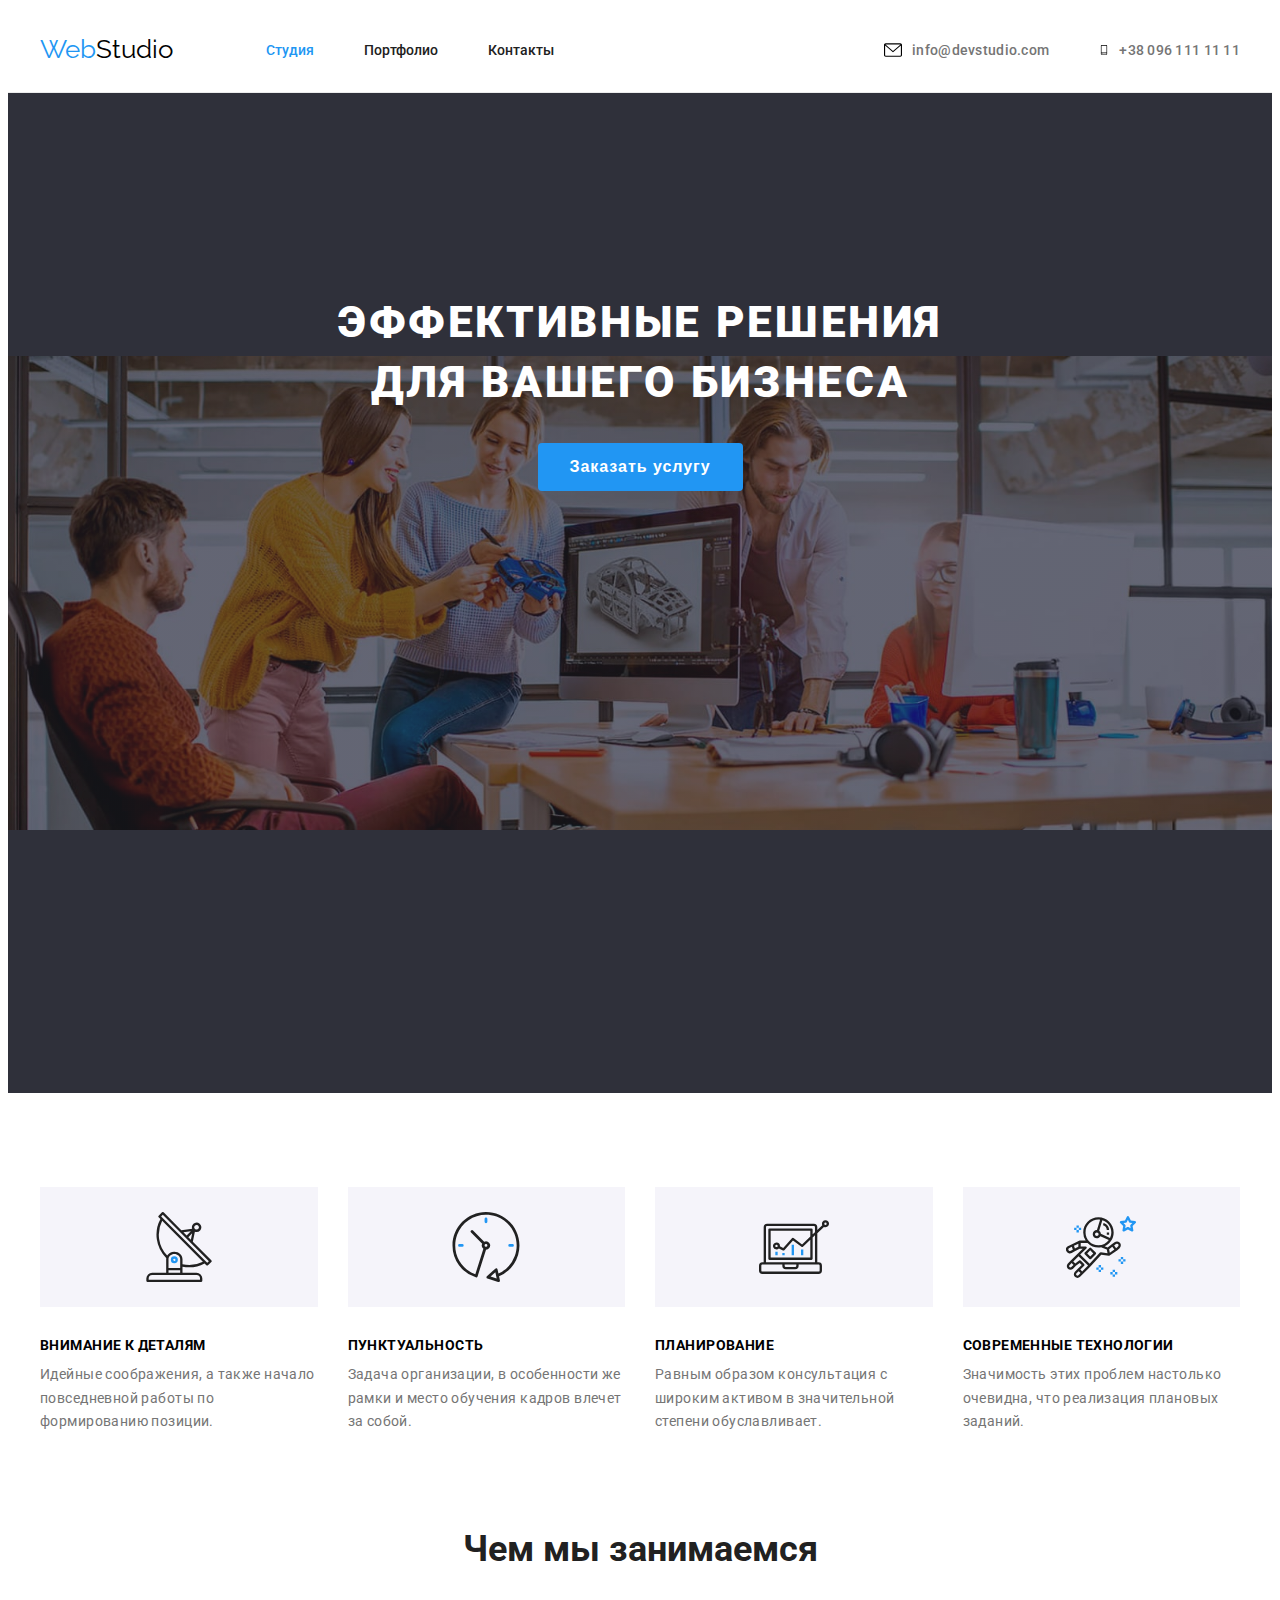
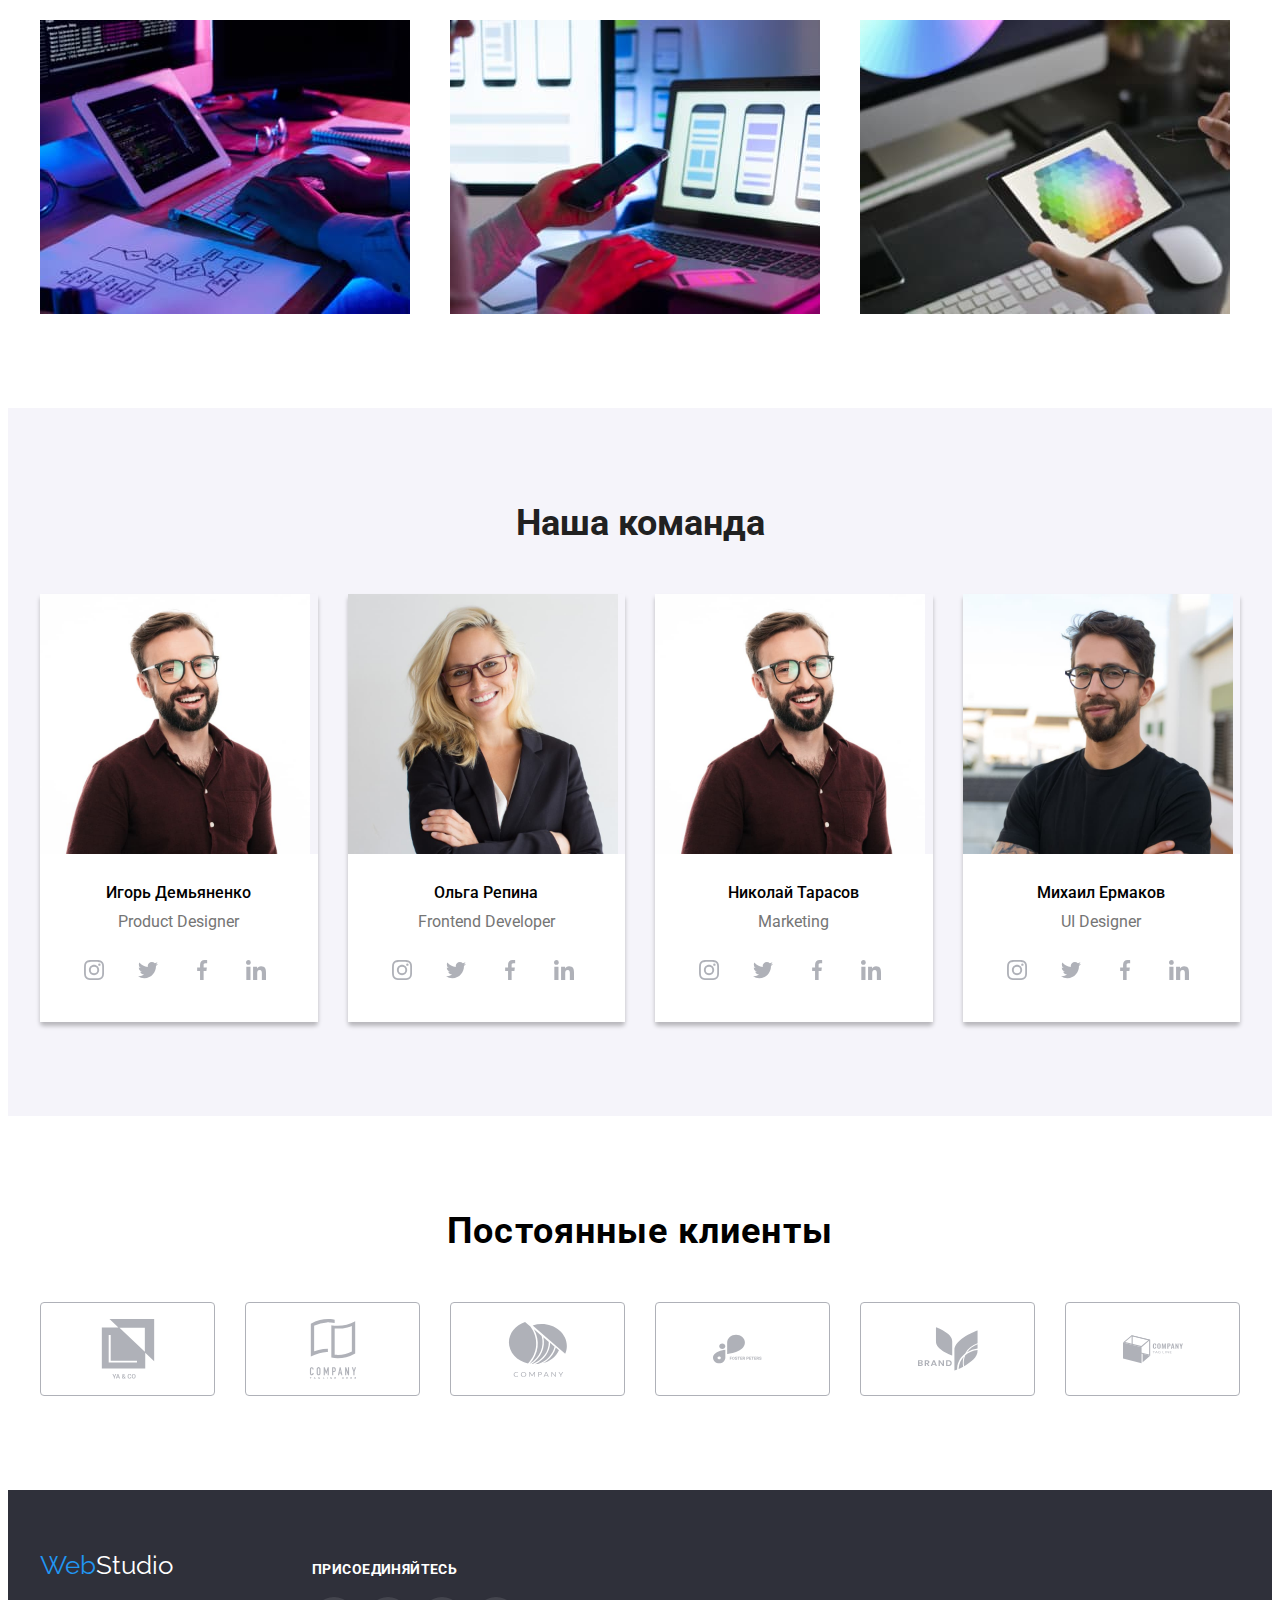
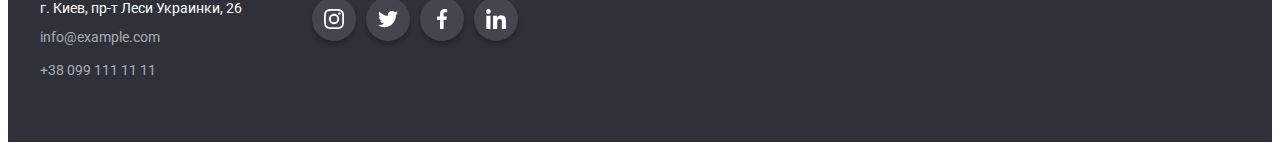
<file: index.html>
<!DOCTYPE html>
<html lang="ru">
  <head>
    <meta charset="UTF-8" />
    <meta http-equiv="X-UA-Compatible" content="IE=edge" />
    <meta name="viewport" content="width=device-width, initial-scale=1.0" />
    <title>WebStudio</title>
    <link
      rel="stylesheet"
      href="https://fonts.googleapis.com/css2?family=Raleway:wght@700&family=Roboto:wght@400;500;700;900&display=swap"
    />
    <link
      rel="stylesheet"
      href="https://cdnjs.cloudflare.com/ajax/libs/modern-normalize/1.1.0/modern-normalize.min.css"
      integrity="sha512-wpPYUAdjBVSE4KJnH1VR1HeZfpl1ub8YT/NKx4PuQ5NmX2tKuGu6U/JRp5y+Y8XG2tV+wKQpNHVUX03MfMFn9Q=="
      crossorigin="anonymous"
      referrerpolicy="no-referrer"
    />
    <link rel="stylesheet" href="./css/styles.css" />
  </head>
  <body>
    <header>
      <div class="container">
        <div class="header-nav header">
          <nav class="main-nav">
            <a href="./index.html" class="logo text"
              >Web<span class="logo-two text">Studio</span></a
            >
            <ul class="site-nav">
              <li class="item"><a href="./index.html" class="current">Студия</a></li>
              <li class="item"><a href="./portfolio.html">Портфолио</a></li>
              <li class="item"><a href="">Контакты</a></li>
            </ul>
          </nav>
          <ul class="header-contact-list">
            <li class="item">
              <a href="mailto:info@devstudio.com" class="mail">
                <svg class="icon-mail">
                  <use href="./images/icons.svg#icon-mail"></use>
                </svg>
                info@devstudio.com</a
              >
            </li>
            <li class="item">
              <a href="tel:+380961111111" class="phone">
                <svg class="icon-phone">
                  <use href="./images/icons.svg#icon-phone" width="10" height="16"></use>
                </svg>
                +38 096 111 11 11</a
              >
            </li>
          </ul>
        </div>
      </div>
    </header>
    <main>
      <section class="hero">
        <div class="container">
          <h1 class="hero-title">Эффективные решения для вашего бизнеса</h1>
          <button type="button" class="primary-btn">Заказать услугу</button>
        </div>
      </section>
      <section class="features">
        <div class="container">
          <h2 class="visually-hidden">скрытый заголовок h2</h2>
          <ul class="features-list">
            <li class="item">
              <div class="features-icons">
                <svg class="icons"><use href="./images/icons.svg#icon-antenna"></use></svg>
              </div>
              <h3 class="feature-title">Внимание к деталям</h3>
              <p class="feature-description">
                Идейные соображения, а также начало повседневной работы по формированию позиции.
              </p>
            </li>
            <li class="item">
              <div class="features-icons">
                <svg class="icons"><use href="./images/icons.svg#icon-clock"></use></svg>
              </div>
              <h3 class="feature-title">Пунктуальность</h3>
              <p class="feature-description">
                Задача организации, в особенности же рамки и место обучения кадров влечет за собой.
              </p>
            </li>
            <li class="item">
              <div class="features-icons">
                <svg class="icons"><use href="./images/icons.svg#icon-diagram"></use></svg>
              </div>
              <h3 class="feature-title">Планирование</h3>
              <p class="feature-description">
                Равным образом консультация с широким активом в значительной степени обуславливает.
              </p>
            </li>
            <li class="item">
              <div class="features-icons">
                <svg class="icons"><use href="./images/icons.svg#icon-astronaut"></use></svg>
              </div>
              <h3 class="feature-title">Современные технологии</h3>
              <p class="feature-description">
                Значимость этих проблем настолько очевидна, что реализация плановых заданий.
              </p>
            </li>
          </ul>
        </div>
      </section>
      <section class="we-do">
        <div class="container">
          <h2 class="we-do-title">Чем мы занимаемся</h2>
          <ul class="we-do-foto">
            <li class="item">
              <img src="./images/box1.jpg" alt="набираем код" width="370" />
            </li>
            <li class="item">
              <img src="./images/box2.jpg" alt="подключаем стили" width="370" />
            </li>
            <li class="item">
              <img src="./images/box3.jpg" alt="получаем результат" width="370" />
            </li>
          </ul>
        </div>
      </section>
      <section class="our-team">
        <div class="container">
          <h2 class="our-team-title">Наша команда</h2>
          <ul class="our-team-foto">
            <li class="item">
              <img src="./images/img-3.jpg" alt="фотография" width="270" />
              <div class="card-team-content">
                <h3 class="our-team-name">Игорь Демьяненко</h3>
                <p class="our-team-prof">Product Designer</p>
              </div>
              <div class="social-links">
                <ul class="our-team-links">
                  <li class="link">
                    <a href="" class="bg-link">
                      <svg class="social-link">
                        <use href="./images/icons.svg#icon-instagram"></use>
                      </svg>
                    </a>
                  </li>
                  <li class="link">
                    <a href="" class="bg-link">
                      <svg class="social-link">
                        <use href="./images/icons.svg#icon-twitter"></use>
                      </svg>
                    </a>
                  </li>
                  <li class="link">
                    <a href="" class="bg-link">
                      <svg class="social-link">
                        <use href="./images/icons.svg#icon-facebook"></use>
                      </svg>
                    </a>
                  </li>
                  <li class="link">
                    <a href="" class="bg-link">
                      <svg class="social-link">
                        <use href="./images/icons.svg#icon-linkedin"></use>
                      </svg>
                    </a>
                  </li>
                </ul>
              </div>
            </li>
            <li class="item">
              <img src="./images/img-2.jpg" alt="фотография" width="270" />

              <div class="card-team-content">
                <h3 class="our-team-name">Ольга Репина</h3>
                <p class="our-team-prof">Frontend Developer</p>
              </div>
              <div class="social-links">
                <ul class="our-team-links">
                  <li class="link">
                    <a href="" class="bg-link">
                      <svg class="social-link">
                        <use href="./images/icons.svg#icon-instagram"></use>
                      </svg>
                    </a>
                  </li>
                  <li class="link">
                    <a href="" class="bg-link">
                      <svg class="social-link">
                        <use href="./images/icons.svg#icon-twitter"></use>
                      </svg>
                    </a>
                  </li>
                  <li class="link">
                    <a href="" class="bg-link">
                      <svg class="social-link">
                        <use href="./images/icons.svg#icon-facebook"></use>
                      </svg>
                    </a>
                  </li>
                  <li class="link">
                    <a href="" class="bg-link">
                      <svg class="social-link">
                        <use href="./images/icons.svg#icon-linkedin"></use>
                      </svg>
                    </a>
                  </li>
                </ul>
              </div>
            </li>
            <li class="item">
              <img src="./images/img-3.jpg" alt="фотография" width="270" />

              <div class="card-team-content">
                <h3 class="our-team-name">Николай Тарасов</h3>
                <p class="our-team-prof">Marketing</p>
              </div>
              <div class="social-links">
                <ul class="our-team-links">
                  <li class="link">
                    <a href="" class="bg-link">
                      <svg class="social-link">
                        <use href="./images/icons.svg#icon-instagram"></use>
                      </svg>
                    </a>
                  </li>
                  <li class="link">
                    <a href="" class="bg-link">
                      <svg class="social-link">
                        <use href="./images/icons.svg#icon-twitter"></use>
                      </svg>
                    </a>
                  </li>
                  <li class="link">
                    <a href="" class="bg-link">
                      <svg class="social-link">
                        <use href="./images/icons.svg#icon-facebook"></use>
                      </svg>
                    </a>
                  </li>
                  <li class="link">
                    <a href="" class="bg-link">
                      <svg class="social-link">
                        <use href="./images/icons.svg#icon-linkedin"></use>
                      </svg>
                    </a>
                  </li>
                </ul>
              </div>
            </li>
            <li class="item">
              <img src="./images/img.jpg" alt="фотография" width="270" />

              <div class="card-team-content">
                <h3 class="our-team-name">Михаил Ермаков</h3>
                <p class="our-team-prof">UI Designer</p>
              </div>
              <div class="social-links">
                <ul class="our-team-links">
                  <li class="link">
                    <a href="" class="bg-link">
                      <svg class="social-link">
                        <use href="./images/icons.svg#icon-instagram"></use>
                      </svg>
                    </a>
                  </li>
                  <li class="link">
                    <a href="" class="bg-link">
                      <svg class="social-link">
                        <use href="./images/icons.svg#icon-twitter"></use>
                      </svg>
                    </a>
                  </li>
                  <li class="link">
                    <a href="" class="bg-link">
                      <svg class="social-link">
                        <use href="./images/icons.svg#icon-facebook"></use>
                      </svg>
                    </a>
                  </li>
                  <li class="link">
                    <a href="" class="bg-link">
                      <svg class="social-link">
                        <use href="./images/icons.svg#icon-linkedin"></use>
                      </svg>
                    </a>
                  </li>
                </ul>
              </div>
            </li>
          </ul>
        </div>
      </section>
      <section class="clients">
        <div class="container">
          <h2 class="regular-clients">Постоянные клиенты</h2>
          <ul class="our-clients">
            <li class="item">
              <svg class="icon">
                <use href="./images/icons.svg#icon-cl-1"></use>
              </svg>
            </li>
            <li class="item">
              <svg class="icon">
                <use href="./images/icons.svg#icon-cl-2"></use>
              </svg>
            </li>
            <li class="item">
              <svg class="icon">
                <use href="./images/icons.svg#icon-cl-3"></use>
              </svg>
            </li>
            <li class="item">
              <svg class="icon">
                <use href="./images/icons.svg#icon-cl-4"></use>
              </svg>
            </li>
            <li class="item">
              <svg class="icon">
                <use href="./images/icons.svg#icon-cl-5"></use>
              </svg>
            </li>
            <li class="item">
              <svg class="icon">
                <use href="./images/icons.svg#icon-cl-6"></use>
              </svg>
            </li>
          </ul>
        </div>
      </section>
    </main>
    <footer>
      <div class="container">
        <div class="footer-content">
          <div class="footer">
            <a href="./index.html" class="logo text"
              >Web<span class="logo-three text">Studio</span></a
            >

            <address>
              <ul class="footer-contact-list">
                <li class="footer-adress">
                  <a href="https://goo.gl/maps/QL9woeG6s1fVLZXF6" target="blank"
                    >г. Киев, пр-т Леси Украинки, 26</a
                  >
                </li>
                <li class="footer-contact mail">
                  <a href="mailto:info@devstudio.com">info@example.com</a>
                </li>
                <li class="footer-contact tel">
                  <a href="tel:+380961111111">+38 099 111 11 11</a>
                </li>
              </ul>
            </address>
          </div>
          <div class="footer-join">
            <h3 class="join">присоединяйтесь</h3>
            <ul class="footer-links">
              <li class="link">
                <a href="" class="footer-bg-link">
                  <svg class="footer-social-link">
                    <use href="./images/icons.svg#icon-instagram"></use>
                  </svg>
                </a>
              </li>
              <li class="link">
                <a href="" class="footer-bg-link">
                  <svg class="footer-social-link">
                    <use href="./images/icons.svg#icon-twitter"></use>
                  </svg>
                </a>
              </li>
              <li class="link">
                <a href="" class="footer-bg-link">
                  <svg class="footer-social-link">
                    <use href="./images/icons.svg#icon-facebook"></use>
                  </svg>
                </a>
              </li>
              <li class="link">
                <a href="" class="footer-bg-link">
                  <svg class="footer-social-link">
                    <use href="./images/icons.svg#icon-linkedin"></use>
                  </svg>
                </a>
              </li>
            </ul>
          </div>
        </div>
      </div>
    </footer>
  </body>
</html>
</file>
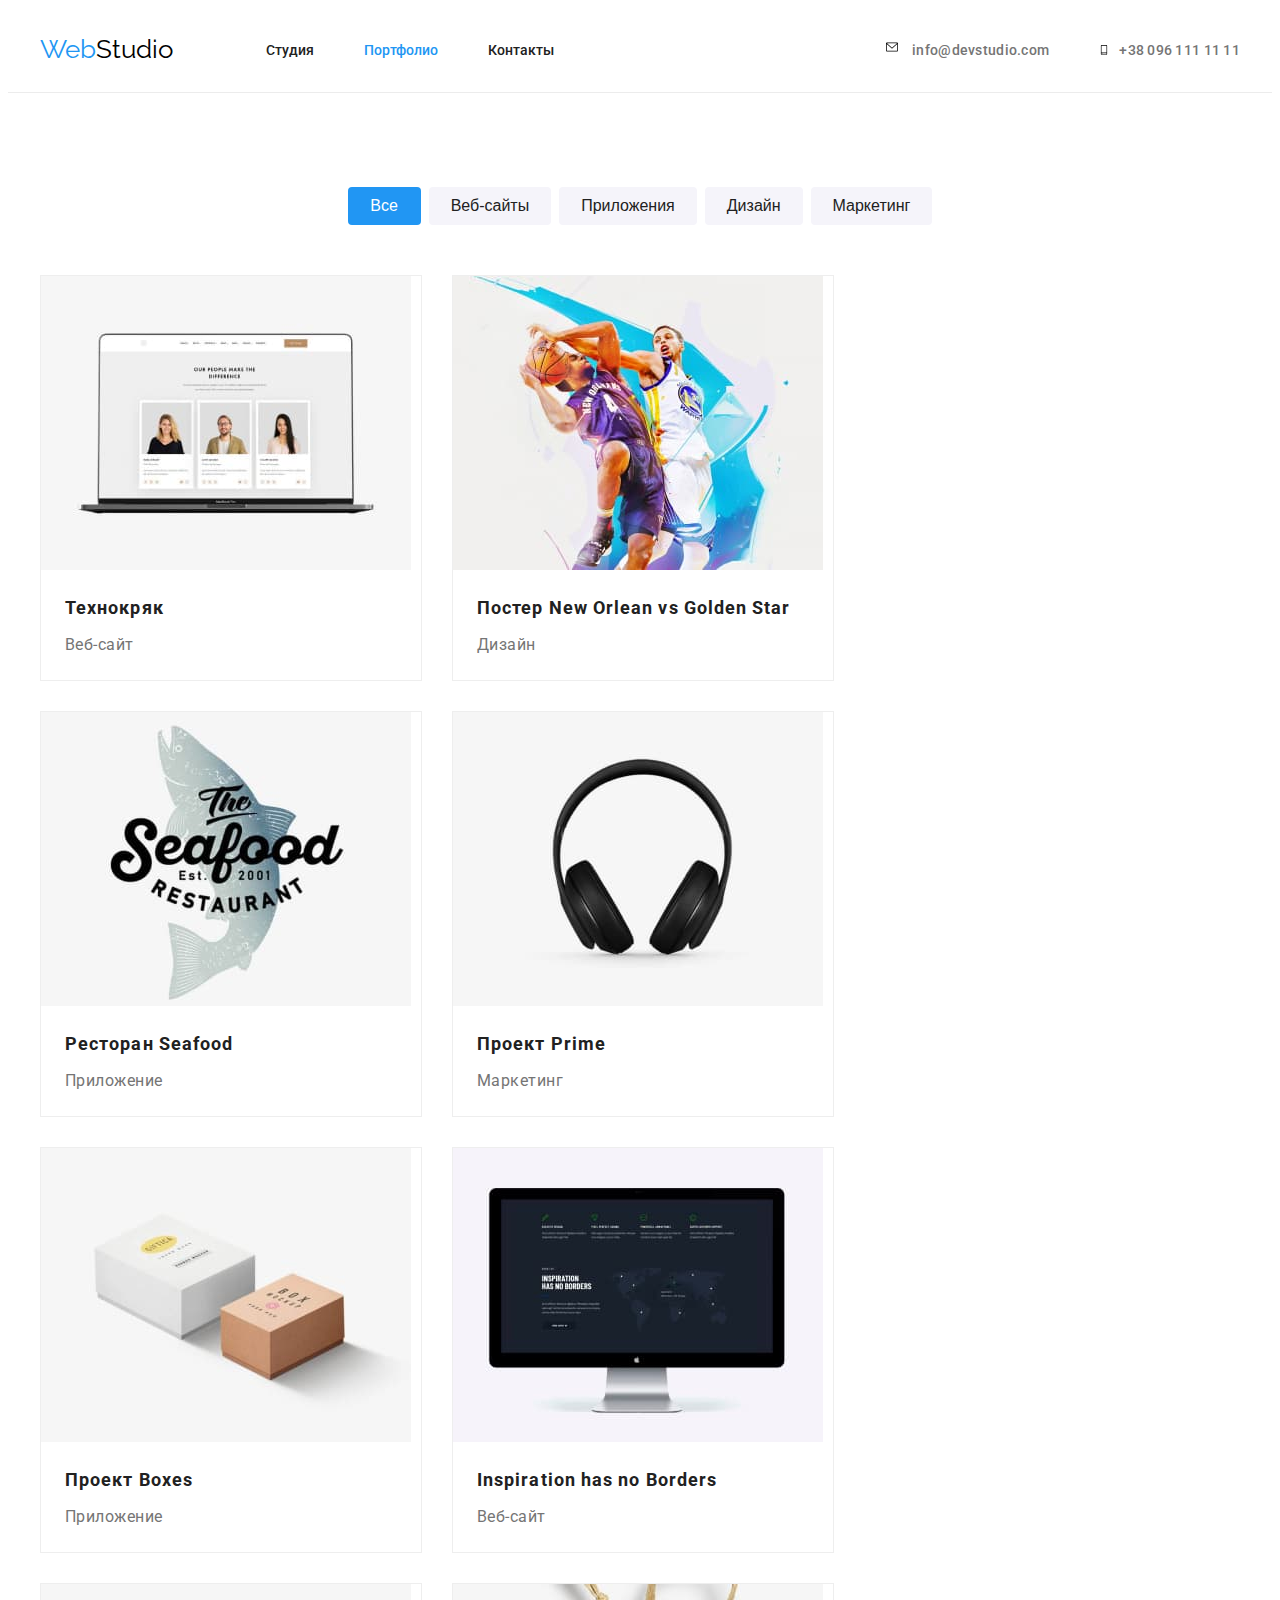
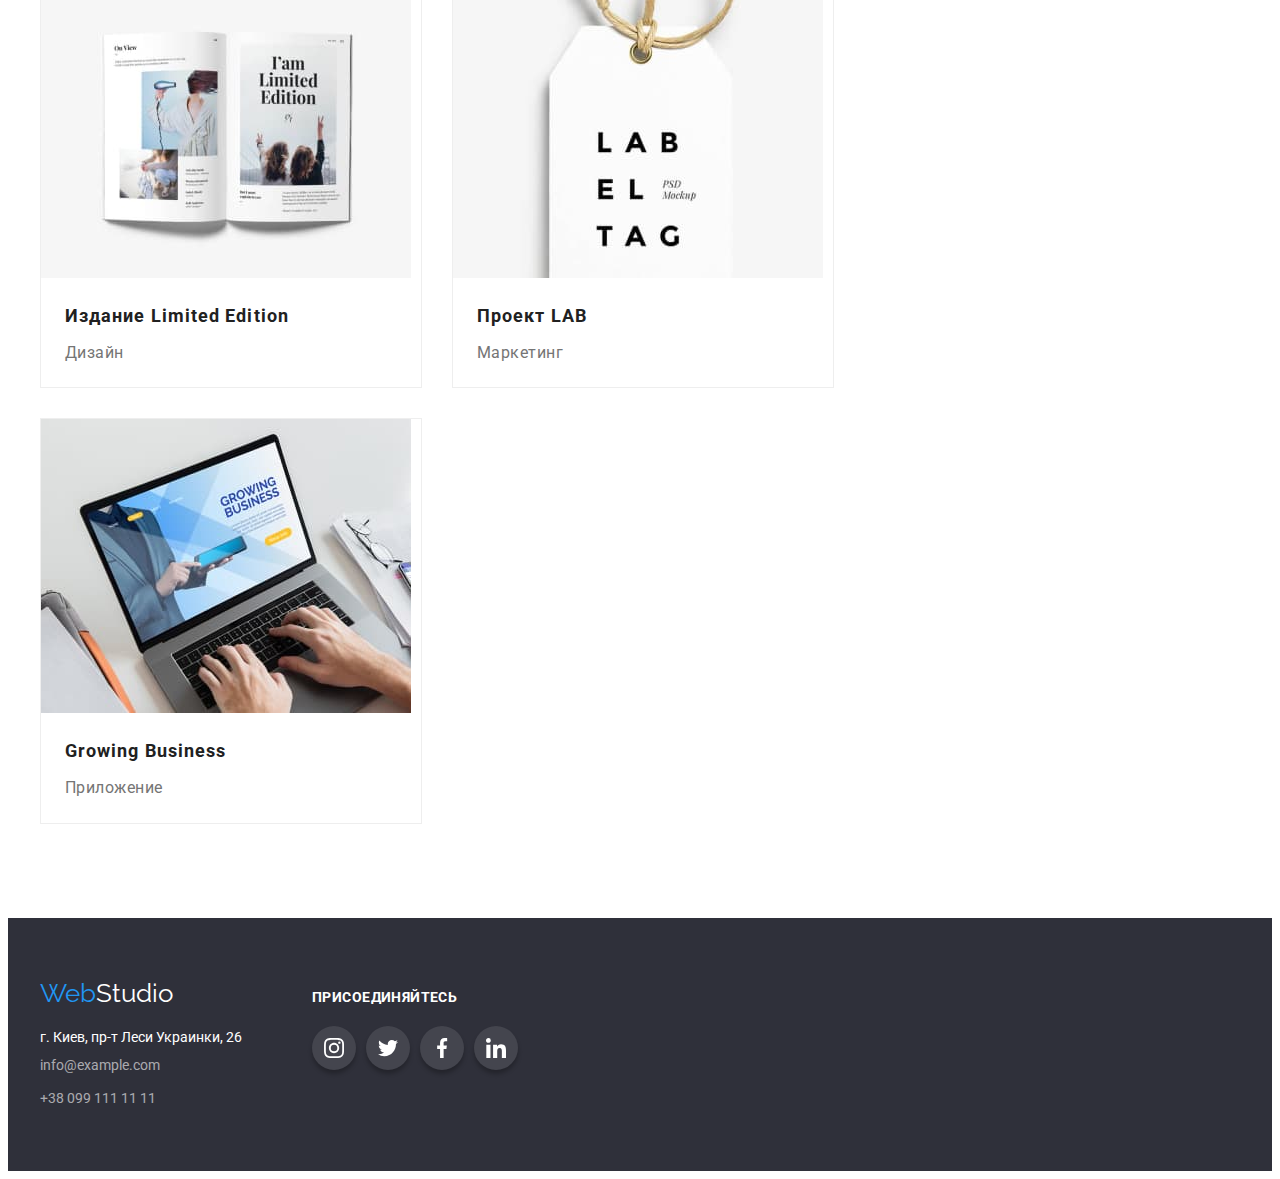
<file: portfolio.html>
<!DOCTYPE html>
<html lang="ru">
  <head>
    <meta charset="UTF-8" />
    <meta http-equiv="X-UA-Compatible" content="IE=edge" />
    <meta name="viewport" content="width=device-width, initial-scale=1.0" />
    <title>Портфолио</title>
    <link
      rel="stylesheet"
      href="https://fonts.googleapis.com/css2?family=Raleway:wght@700&family=Roboto:wght@400;500;700;900&display=swap"
    />
    <link
      rel="stylesheet"
      href="https://cdnjs.cloudflare.com/ajax/libs/modern-normalize/1.1.0/modern-normalize.min.css"
      integrity="sha512-wpPYUAdjBVSE4KJnH1VR1HeZfpl1ub8YT/NKx4PuQ5NmX2tKuGu6U/JRp5y+Y8XG2tV+wKQpNHVUX03MfMFn9Q=="
      crossorigin="anonymous"
      referrerpolicy="no-referrer"
    />

    <link rel="stylesheet" href="./css/styles.css" />
  </head>
  <body>
    <header>
      <div class="container">
        <div class="header-nav header">
          <nav class="main-nav">
            <a href="./index.html" class="logo text"
              >Web<span class="logo-two text">Studio</span></a
            >
            <ul class="site-nav">
              <li class="item"><a href="./index.html">Студия</a></li>
              <li class="item"><a href="./portfolio.html" class="current">Портфолио</a></li>
              <li class="item"><a href="">Контакты</a></li>
            </ul>
          </nav>
          <ul class="header-contact-list">
            <li class="item">
              <a href="mailto:info@devstudio.com" class="mail">
                <svg class="icon-mail">
                  <use href="./images/icons.svg#icon-mail" width="16px" height="12px"></use>
                </svg>
                info@devstudio.com</a
              >
            </li>
            <li class="item">
              <a href="tel:+380961111111" class="phone">
                <svg class="icon-phone">
                  <use href="./images/icons.svg#icon-phone" width="10" height="16"></use>
                </svg>
                +38 096 111 11 11</a
              >
            </li>
          </ul>
        </div>
      </div>
    </header>
    <main>
      <section class="works">
        <div class="container">
          <h1 class="hidden">скрытый заголовок Н1</h1>
          <ul class="btn-text">
            <li class="item"><button type="button" class="secondary-btn btn-all">Все</button></li>
            <li class="item"><button type="button" class="secondary-btn">Веб-сайты</button></li>
            <li class="item"><button type="button" class="secondary-btn">Приложения</button></li>
            <li class="item"><button type="button" class="secondary-btn">Дизайн</button></li>
            <li class="item"><button type="button" class="secondary-btn">Маркетинг</button></li>
          </ul>
          <ul class="pictures">
            <li class="item border">
              <article class="card">
                <div class="card-thumb">
                  <img src="./images-portfolio/img1.jpg" alt="набор фото" />
                </div>
                <div class="card-content">
                  <h2 class="picture-title">Технокряк</h2>
                  <p class="picture-description">Веб-сайт</p>
                </div>
              </article>
            </li>
            <li class="item border">
              <article class="card">
                <div class="card-thumb">
                  <img src="./images-portfolio/img2.jpg" alt="набор фото" />
                </div>
                <div class="card-content">
                  <h2 class="picture-title">Постер New Orlean vs Golden Star</h2>
                  <p class="picture-description">Дизайн</p>
                </div>
              </article>
            </li>
            <li class="item border">
              <article class="card">
                <div class="card-thumb">
                  <img src="./images-portfolio/img3.jpg" alt="набор фото" />
                </div>
                <div class="card-content">
                  <h2 class="picture-title">Ресторан Seafood</h2>
                  <p class="picture-description">Приложение</p>
                </div>
              </article>
            </li>
            <li class="item border">
              <article class="card">
                <div class="card-thumb">
                  <img src="./images-portfolio/img4.jpg" alt="набор фото" />
                </div>
                <div class="card-content">
                  <h2 class="picture-title">Проект Prime</h2>
                  <p class="picture-description">Маркетинг</p>
                </div>
              </article>
            </li>
            <li class="item border">
              <article class="card">
                <div class="card-thumb">
                  <img src="./images-portfolio/img5.jpg" alt="набор фото" />
                </div>
                <div class="card-content">
                  <h2 class="picture-title">Проект Boxes</h2>
                  <p class="picture-description">Приложение</p>
                </div>
              </article>
            </li>
            <li class="item border">
              <article class="card">
                <div class="card-thumb">
                  <img src="./images-portfolio/img6.jpg" alt="набор фото" />
                </div>
                <div class="card-content">
                  <h2 class="picture-title">Inspiration has no Borders</h2>
                  <p class="picture-description">Веб-сайт</p>
                </div>
              </article>
            </li>
            <li class="item border">
              <article class="card">
                <div class="card-thumb">
                  <img src="./images-portfolio/img7.jpg" alt="набор фото" />
                </div>
                <div class="card-content">
                  <h2 class="picture-title">Издание Limited Edition</h2>
                  <p class="picture-description">Дизайн</p>
                </div>
              </article>
            </li>
            <li class="item border">
              <article class="card">
                <div class="card-thumb">
                  <img src="./images-portfolio/img8.jpg" alt="набор фото" />
                </div>
                <div class="card-content">
                  <h2 class="picture-title">Проект LAB</h2>
                  <p class="picture-description">Маркетинг</p>
                </div>
              </article>
            </li>
            <li class="item border">
              <article class="card">
                <div class="card-thumb">
                  <img src="./images-portfolio/img9.jpg" alt="набор фото" />
                </div>
                <div class="card-content">
                  <h2 class="picture-title">Growing Business</h2>
                  <p class="picture-description">Приложение</p>
                </div>
              </article>
            </li>
          </ul>
        </div>
      </section>
    </main>
    <footer>
      <div class="container">
        <div class="footer-content">
          <div class="footer">
            <a href="./index.html" class="logo text"
              >Web<span class="logo-three text">Studio</span></a
            >

            <address>
              <ul class="footer-contact-list">
                <li class="footer-adress">
                  <a href="https://goo.gl/maps/QL9woeG6s1fVLZXF6" target="blank"
                    >г. Киев, пр-т Леси Украинки, 26</a
                  >
                </li>
                <li class="footer-contact mail">
                  <a href="mailto:info@devstudio.com">info@example.com</a>
                </li>
                <li class="footer-contact tel">
                  <a href="tel:+380961111111">+38 099 111 11 11</a>
                </li>
              </ul>
            </address>
          </div>
          <div class="footer-join">
            <h3 class="join">присоединяйтесь</h3>
            <ul class="footer-links">
              <li class="link">
                <a href="" class="footer-bg-link">
                  <svg class="footer-social-link">
                    <use href="./images/icons.svg#icon-instagram"></use>
                  </svg>
                </a>
              </li>
              <li class="link">
                <a href="" class="footer-bg-link">
                  <svg class="footer-social-link">
                    <use href="./images/icons.svg#icon-twitter"></use>
                  </svg>
                </a>
              </li>
              <li class="link">
                <a href="" class="footer-bg-link">
                  <svg class="footer-social-link">
                    <use href="./images/icons.svg#icon-facebook"></use>
                  </svg>
                </a>
              </li>
              <li class="link">
                <a href="" class="footer-bg-link">
                  <svg class="footer-social-link">
                    <use href="./images/icons.svg#icon-linkedin"></use>
                  </svg>
                </a>
              </li>
            </ul>
          </div>
        </div>
      </div>
    </footer>
  </body>
</html>
</file>
<file: css/styles.css>
/* general */
:root {
  --title-text-color: #212121;
  --text-color: #757575;
  --accent-color: #2196f3;
  --btn-bg-color: #f5f4fa;
  --bg-color: #ffffff;
  --secondary-bg-color: #f5f4fa;
  --primary-btn-hover-color: #188ce8;

  --pictures-margin: 30px;
}

body {
  background-color: var(--bg-color);
  font-family: 'Roboto', sans-serif;
}

.container {
  width: 1200px;
  padding-right: 15px;
  padding-left: 15px;
  margin-left: auto;
  margin-right: auto;
  /* outline: solid 3px red; */
}

.visually-hidden {
  position: absolute;
  width: 1px;
  height: 1px;
  margin: -1px;
  border: 0;
  padding: 0;

  white-space: nowrap;
  clip-path: inset(100%);
  clip: rect(0 0 0 0);
  overflow: hidden;
}

h1,
h2,
h3,
h4,
h5,
h6,
p {
  margin: 0;
}

ul {
  list-style: none;
  padding-left: 0px;
  margin: 0;
}

a {
  display: block;
  text-decoration: none;
  font-style: normal;
}

img {
  display: block;
  max-width: 100%;
}
.hidden {
  display: none;
  margin-top: 0px;
  margin-bottom: 0px;
}

/* header and footer */
.logo {
  color: var(--accent-color);
  font-family: 'Raleway', sans-serif;
  font-size: 26px;
}

.main-nav .logo {
  margin-right: 93px;
  padding-top: 24px;
  padding-bottom: 24px;
}

.logo-two {
  color: #000000;
  font-family: 'Raleway', sans-serif;
  font-size: 26px;
}
.logo-three {
  color: var(--bg-color);
}
.main-nav .text {
  line-height: 1.38;
}
.footer .text {
  line-height: 1.17;
}

.header a:hover,
.header a:focus,
.footer a:hover,
.footer a:focus {
  color: var(--accent-color);
}

/* header */
.header-nav {
  display: flex;
  text-align: center;
}

.main-nav {
  display: flex;
  align-items: center;
  padding: 0;
  margin-right: auto;
}

.site-nav {
  font-weight: 500;
  font-size: 14px;
  line-height: 1.17;
  display: flex;
}

.site-nav .current {
  color: var(--accent-color);
}

.site-nav .item:not(:last-child) {
  margin-right: 50px;
}
.site-nav a {
  display: inline-block;
  padding-top: 32px;
  padding-bottom: 32px;
  color: var(--title-text-color);
}

.header-contact-list {
  display: flex;
  align-items: center;
  line-height: 1.17;
  font-size: 14px;
  font-weight: 500;
  letter-spacing: 0.02em;
}

.header-contact-list .item + .item {
  margin-left: 50px;
}

.header-contact-list a {
  display: inline-flex;
  align-items: center;
  padding-top: 32px;
  padding-bottom: 32px;
  margin-bottom: 0;
  color: var(--text-color);
}

.header-contact-list .mail:hover,
.header-contact-list .mail:focus {
  fill: var(--accent-color);
}

.header-contact-list .phone:hover,
.header-contact-list .phone:focus {
  fill: var(--accent-color);
}

.icon-mail {
  margin-right: 10px;

  width: 18px;
  height: 18px;
}

.icon-phone {
  width: 10px;
  height: 16px;

  margin-right: 10px;
}

header {
  border-bottom: 1px solid #ececec;
}

/* hero */
.hero {
  background-color: #2f303a;
  text-align: center;
  padding-top: 200px;
  padding-bottom: 200px;

  max-width: 1600px;
  height: 600px;
  margin-left: auto;
  margin-right: auto;
  background-image: linear-gradient(rgba(47, 48, 58, 0.4), rgba(47, 48, 58, 0.4)),
    url(../images/bg-hero.jpg);
  background-position: center;
  background-repeat: no-repeat;
  background-size: contain;
}

.hero-title {
  color: var(--bg-color);
  width: 696px;
  font-family: Roboto;
  font-size: 44px;
  font-weight: 900;
  letter-spacing: 0.06em;
  line-height: 1.36;
  text-transform: uppercase;
  display: inline-block;
  text-align: center;
  margin: 0 0 30px 0;
}
.primary-btn {
  color: var(--bg-color);
  background-color: var(--accent-color);
  cursor: pointer;
  border: none;
  line-height: 1.8;
  letter-spacing: 0.06em;
  text-align: center;
  font-size: 16px;
  font-weight: 700;
  border-radius: 4px;
  padding: 10px 32px;
  display: block;
  margin: auto;
}

.primary-btn:hover,
.primary-btn:focus {
  background-color: var(--primary-btn-hover-color);
}

/* features */
.features {
  padding-top: 94px;
  padding-bottom: 94px;
}

.features-list {
  display: flex;
  margin-left: calc(-1 * var(--pictures-margin));
}

.features-list .item {
  flex-basis: calc(100% / 4 - var(--pictures-margin));
  margin-left: var(--pictures-margin);
}

.features-icons {
  display: flex;
  justify-content: center;
  align-items: center;
  height: 120px;
  background-color: var(--btn-bg-color);
  margin-bottom: 30px;
}

.icons {
  width: 70px;
  height: 70px;
}

/* 
.features-list .item::before {
  display: block;
  content: '';
  height: 120px;
  background-color: var(--btn-bg-color);
  background-repeat: no-repeat;
  background-position: center;
}

/* .icon-antenna::before {
  background-image: url(../images/antenna.svg);
}
.icon-clock::before {
  background-image: url(../images/clock.svg);
}
.icon-diagram::before {
  background-image: url(../images/diagram.svg);
}
.icon-astronaut::before {
  background-image: url(../images/astronaut.svg);
} */

.feature-title {
  font-weight: 700;
  font-size: 14px;
  line-height: 16px;
  letter-spacing: 0.03em;
  text-transform: uppercase;
  margin-bottom: 10px;
}
.feature-description {
  color: var(--text-color);
  line-height: 1.7;
  font-weight: 400;
  font-size: 14px;
  letter-spacing: 0.03em;
  text-align: left;
}

/* we-do */
.we-do {
  padding-bottom: 94px;
}

.we-do-title {
  color: var(--title-text-color);
  font-size: 14px;
  line-height: 1.17;
  text-align: center;
  font-weight: 700;
  font-size: 36px;
  margin-bottom: 50px;
}
.we-do-foto {
  display: flex;
  margin-left: calc(-1 * var(--pictures-margin));
}
.we-do-foto .item {
  flex-basis: calc(100% / 3 - var(--pictures-margin));
  margin-left: var(--pictures-margin);
}

/* our team */
.our-team {
  background-color: var(--secondary-bg-color);

  padding-top: 94px;
  padding-bottom: 94px;
  margin-left: auto;
  margin-right: auto;
}

.our-team-title {
  color: var(--title-text-color);
  line-height: 1.17;
  text-align: center;
  font-weight: 700;
  font-size: 36px;
  margin-bottom: 50px;
}
.our-team-foto {
  display: flex;
  margin-left: calc(-1 * var(--pictures-margin));
}
.our-team-foto .item {
  flex-basis: calc(100% / 4 - var(--pictures-margin));
  margin-left: var(--pictures-margin);

  border-radius: 0px 0px 4px 4px;
  box-shadow: 0px 4px 4px 0px #00000040;
}

.card-team-content {
  background-color: var(--bg-color);
  padding-top: 30px;
}

.our-team-name {
  font-weight: 500;
  font-size: 16px;
  line-height: 1.17;
  margin-bottom: 10px;
  text-align: center;
}

.our-team-prof {
  color: var(--text-color);
  font-weight: 400;
  font-size: 16px;
  line-height: 1.17;
  text-align: center;
}

.social-links {
  background-color: var(--bg-color);

  padding-top: 16px;
  padding-bottom: 30px;
  padding-left: 32px;
  padding-right: 32px;

  /* border-radius: 0px 0px 4px 4px; */
}

.our-team-links {
  display: flex;
}

.bg-link {
  display: flex;
  align-items: center;
  justify-content: center;

  color: #afb1b8;

  border-radius: 50%;

  width: 44px;
  height: 44px;
}

.link:not(:last-child) {
  margin-right: 10px;
}

.bg-link:hover {
  color: var(--bg-color);
  background-color: var(--accent-color);
}

.social-link {
  fill: currentColor;

  width: 20px;
  height: 20px;
}

.clients {
  background-color: var(--bg-color);

  padding-top: 94px;
  padding-bottom: 94px;
  margin-right: auto;
  margin-left: auto;
}

.regular-clients {
  font-size: 36px;
  font-weight: 700;
  line-height: 1.17;
  letter-spacing: 0.03em;
  text-align: center;
  margin-bottom: 50px;
}

.our-clients {
  display: flex;
  margin-left: calc(-1 * var(--pictures-margin));
}

.our-clients .item {
  flex-basis: calc(100% / 6 - var(--pictures-margin));
  margin-left: var(--pictures-margin);

  width: 170px;
  height: 92px;
  border: 1px solid #afb1b8;
  border-radius: 4px;

  display: flex;
  align-items: center;
  justify-content: center;

  cursor: pointer;
}

.item:hover .icon,
.item:focus .icon {
  fill: var(--accent-color);
}

.our-clients .item:hover {
  border: 1px solid var(--accent-color);
}

.icon {
  fill: #afb1b8;
}

.icon {
  width: 106px;
  height: 60px;
}

/* footer */
footer {
  background-color: #2f303a;
  padding-top: 60px;
  padding-bottom: 60px;
}

.footer-content {
  display: flex;
  align-items: baseline;
}

.footer-adress a {
  color: var(--bg-color);
  line-height: 1.17;
}

.footer-contact a {
  color: rgba(255, 255, 255, 0.6);
  line-height: 1.7;
}

.footer-contact-list {
  line-height: 1.17;
  font-size: 14px;
}
footer .text {
  margin-bottom: 20px;
}

.footer-adress {
  margin-bottom: 9px;
}
.mail {
  margin-bottom: 9px;
}

.footer-join {
  margin-left: 70px;
}

.join {
  font-size: 14px;
  font-style: normal;
  font-weight: 700;
  line-height: 1.17;
  letter-spacing: 0.03em;
  text-transform: uppercase;

  color: var(--bg-color);

  margin-bottom: 20px;
}

.footer-links {
  display: flex;
}

.footer-bg-link {
  display: flex;
  align-items: center;
  justify-content: center;

  background-color: #ffffff1a;
  width: 44px;
  height: 44px;

  box-shadow: 0px 4px 4px 0px #00000040;
  border-radius: 50%;
}

.link:not(:last-child) {
  margin-right: 10px;
}

.footer-bg-link:hover {
  color: var(--bg-color);
  background-color: var(--accent-color);
}

.footer-social-link {
  fill: var(--bg-color);

  width: 20px;
  height: 20px;
}

/* PORTFOLIO */
.works {
  padding-top: 94px;
  padding-bottom: 94px;
}
/* Buttons */
.btn-text {
  display: flex;
  justify-content: center;
  margin-bottom: 50px;
}
.btn-text .item:not(:last-child) {
  margin-right: 8px;
}
.secondary-btn,
.btn-all {
  background-color: var(--btn-bg-color);
  color: var(--title-text-color);
  cursor: pointer;
  line-height: 1.62;
  font-size: 16px;
  font-weight: 500;
  border: none;
  border-radius: 4px;
  padding: 6px 22px;
  display: block;
  min-width: 73px;
  text-align: center;
}

.btn-all {
  background-color: var(--accent-color);
  color: var(--bg-color);
}

.secondary-btn:hover,
.secondary-btn:focus,
.btn-all:hover,
.btn-all:focus {
  background-color: var(--accent-color);
  color: var(--bg-color);
  box-shadow: 0px 2px 2px 0px #0000001f;
  box-shadow: 0px 1px 2px 0px #00000014;
  box-shadow: 0px 3px 1px 0px #0000001a;
}

.pictures {
  display: flex;
  flex-wrap: wrap;

  margin-left: calc(-1 * var(--pictures-margin));
  margin-top: calc(-1 * var(--pictures-margin));
}
.pictures .item {
  flex-basis: calc(100% / 3 - var(--pictures-margin));
  margin-left: var(--pictures-margin);
  margin-top: var(--pictures-margin);
}

.pictures .item:hover,
.pictures .item:focus {
  box-shadow: 0px 4px 4px 0px #00000040;
}

.border {
  border: 1px solid #eeeeee;
}

.card-content {
  padding: 20px 24px;
}

.picture-title {
  color: var(--title-text-color);
  font-size: 18px;
  font-weight: 700;
  line-height: 2;
  letter-spacing: 0.06em;
  margin-bottom: 4px;
}

.picture-description {
  color: var(--text-color);
  font-size: 16px;
  font-weight: 400;
  line-height: 1.87;
  letter-spacing: 0.03em;
}
</file>
